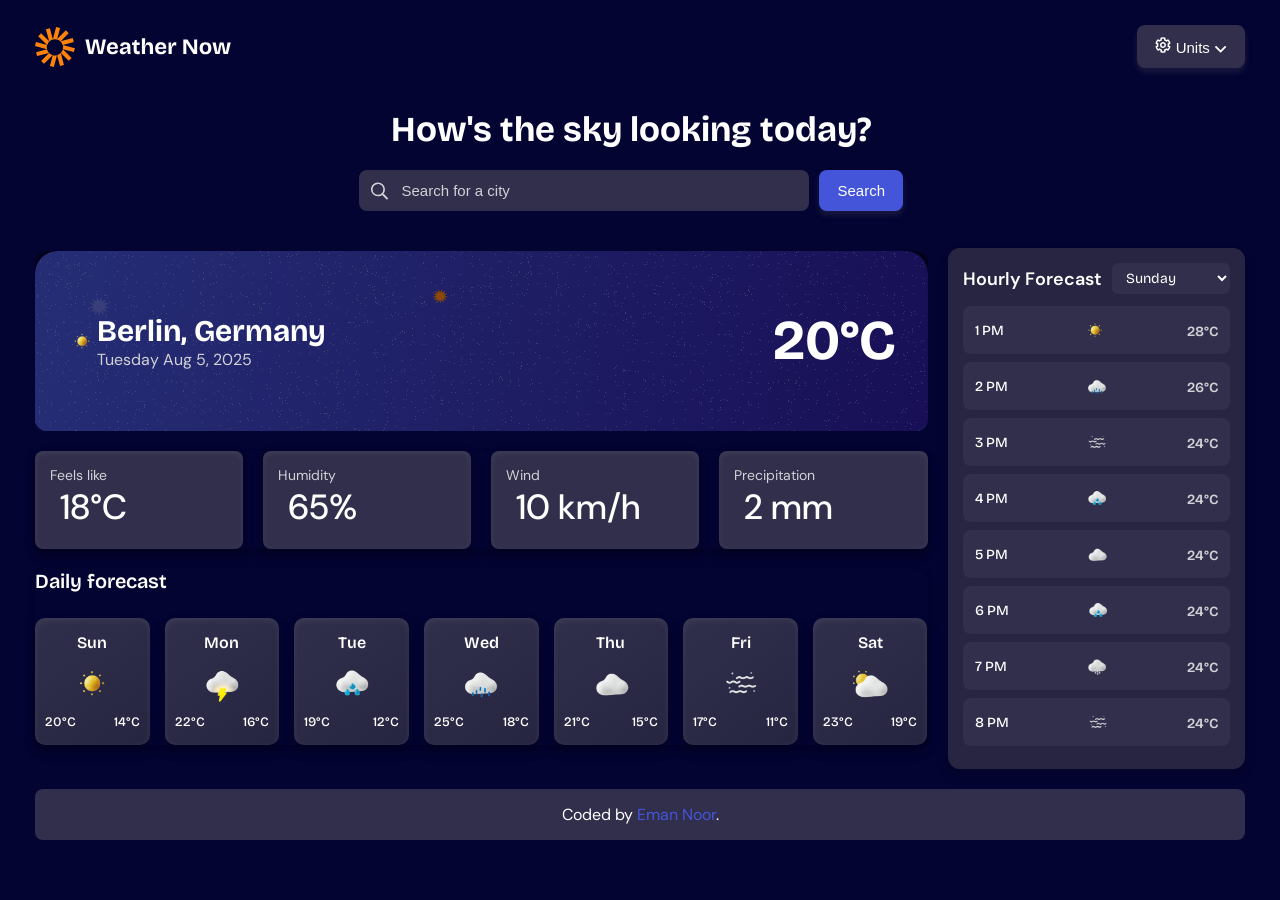
<file: index.html>
<!DOCTYPE html>
<html lang="en">
<head>
  <meta charset="UTF-8">
  <meta name="viewport" content="width=device-width, initial-scale=1.0">

  <link rel="icon" type="image/png" sizes="32x32" href="./assets/images/favicon-32x32.png">
  <link rel="stylesheet" href="https://cdnjs.cloudflare.com/ajax/libs/font-awesome/6.5.0/css/all.min.css">
  <link rel="stylesheet" href="style.css">
  <title>Frontend Mentor | Weather app</title>

  <style>
    .attribution { font-size: 11px; text-align: center; }
    .attribution a { color: hsl(228, 45%, 44%); }
  </style>
</head>
<body>

  <!-- HEADER -->
  <header>
    <img src="assets/images/logo.svg" alt="Logo">
    <div class="dropdown">
      <button class="dropbtn">
        <img src="assets/images/icon-units.svg" alt="setting Icon" class="icon">
        Units <img src="assets/images/icon-dropdown.svg" alt="dropdown arrow" class="icon">
      </button>
      <div class="dropdown-content">
        <p class="info">Switch to Imperial/Metric</p>

        <h4 class="info">Temperature</h4>
        <a href="#" class="options unit-option" data-unit="metric" data-type="temp">Celsius (°C)</a>
        <a href="#" class="options unit-option" data-unit="imperial" data-type="temp">Fahrenheit (°F)</a>

        <h4 class="info">Wind Speed</h4>
        <a href="#" class="options unit-option" data-unit="metric" data-type="wind">km/h</a>
        <a href="#" class="options unit-option" data-unit="imperial" data-type="wind">mph</a>

        <h4 class="info">Precipitation</h4>
        <a href="#" class="options unit-option" data-unit="metric" data-type="precip">Millimeters (mm)</a>
        <a href="#" class="options unit-option" data-unit="imperial" data-type="precip">Inches (in)</a>
      </div>
    </div>
  </header>

  <!-- MAIN CONTENT -->
  <div class="main-content">
    <!-- LEFT COLUMN -->
    <div class="left-column">

      <!-- Search -->
      <div class="search-container">
        <h3 class="heading">How's the sky looking today?</h3>
        <div class="search-content">
          <div class="input-wrapper">
            <img src="assets/images/icon-search.svg" class="input-icon" alt="">
            <input
              type="text"
              placeholder="Search for a city"
              class="search-bar"
              id="searchInput"
              autocomplete="off"
            >
          </div>
          <button type="button" class="searchbtn" id="searchBtn">Search</button>
        </div>

        <div id="errorMsg" class="error-msg" style="display:none;"></div>
      </div>

      <div id="loadingSpinner" class="spinner-overlay" style="display:none;">
        <div class="spinner"></div>
        <p class="spinner-text">Fetching weather data…</p>
      </div>

      <!-- Temperature -->
      <div class="temp-container">
        <img id="mainWeatherIcon" src="assets/images/icon-sunny.webp" alt="Weather Icon" class="temp-icon">
        <div class="weather-info">
          <div class="weather-left">
            <h2 class="city" id="cityName">Berlin, Germany</h2>
            <p class="date" id="currentDate">Tuesday Aug 5, 2025</p>
          </div>
          <div class="weather-right">
        
            <h1 class="temperature" id="currentTemp">20°C</h1>
          </div>
        </div>
      </div>

      <!-- Weather Details -->
      <div class="flex-box">
        <div class="box">Feels like <span class="value" id="feelsLike">18°C</span></div>
        <div class="box">Humidity <span class="value" id="humidity">65%</span></div>

        <div class="box" id="windBox">
          Wind <span class="value" id="windSpeed">10 km/h</span>
          <small id="windDir" style="display:block;color:var(--neutral-300);font-size:13px;margin-top:4px;"></small>
          <small id="windGust" style="display:block;color:var(--neutral-300);font-size:13px;"></small>
        </div>
        <div class="box">Precipitation <span class="value" id="precipitation">2 mm</span></div>
      </div>

      <!-- Daily Forecast -->
      <div class="daily-forecast">
        <p>Daily forecast</p>
        <div id="dailyForecastContainer" style="display:contents;">
          <!-- Static placeholders (replaced on first search) -->
          <div class="forecast-box"><p class="day">Sun</p><img src="assets/images/icon-sunny.webp" alt="Sunny" class="weather-icon"><p class="temp"><span class="max">20°C</span><span class="min">14°C</span></p></div>
          <div class="forecast-box"><p class="day">Mon</p><img src="assets/images/icon-storm.webp" alt="Storm" class="weather-icon"><p class="temp"><span class="max">22°C</span><span class="min">16°C</span></p></div>
          <div class="forecast-box"><p class="day">Tue</p><img src="assets/images/icon-rain.webp" alt="Rainy" class="weather-icon"><p class="temp"><span class="max">19°C</span><span class="min">12°C</span></p></div>
          <div class="forecast-box"><p class="day">Wed</p><img src="assets/images/icon-drizzle.webp" alt="Drizzle" class="weather-icon"><p class="temp"><span class="max">25°C</span><span class="min">18°C</span></p></div>
          <div class="forecast-box"><p class="day">Thu</p><img src="assets/images/icon-overcast.webp" alt="Overcast" class="weather-icon"><p class="temp"><span class="max">21°C</span><span class="min">15°C</span></p></div>
          <div class="forecast-box"><p class="day">Fri</p><img src="assets/images/icon-fog.webp" alt="Fog" class="weather-icon"><p class="temp"><span class="max">17°C</span><span class="min">11°C</span></p></div>
          <div class="forecast-box"><p class="day">Sat</p><img src="assets/images/icon-partly-cloudy.webp" alt="Partly Cloudy" class="weather-icon"><p class="temp"><span class="max">23°C</span><span class="min">19°C</span></p></div>
        </div>
      </div>
    </div>

    <!-- RIGHT COLUMN -->
    <div class="right-column">
      <!-- Hourly Forecast -->
      <div class="hourly-forecast">
        <div class="hourly-header">
          <p>Hourly Forecast</p>
          <select id="daySelector">
            <option>Sunday</option>
            <option>Monday</option>
            <option>Tuesday</option>
            <option>Wednesday</option>
            <option>Thursday</option>
            <option>Friday</option>
            <option>Saturday</option>
          </select>
        </div>

        <div id="hourlyContainer">
          <div class="hour-box"><span class="time">1 PM</span><img src="assets/images/icon-sunny.webp" alt="Sunny" class="hour-icon"><span class="temp">28°C</span></div>
          <div class="hour-box"><span class="time">2 PM</span><img src="assets/images/icon-drizzle.webp" alt="Drizzle" class="hour-icon"><span class="temp">26°C</span></div>
          <div class="hour-box"><span class="time">3 PM</span><img src="assets/images/icon-fog.webp" alt="Fog" class="hour-icon"><span class="temp">24°C</span></div>
          <div class="hour-box"><span class="time">4 PM</span><img src="assets/images/icon-rain.webp" alt="Rainy" class="hour-icon"><span class="temp">24°C</span></div>
          <div class="hour-box"><span class="time">5 PM</span><img src="assets/images/icon-overcast.webp" alt="Overcast" class="hour-icon"><span class="temp">24°C</span></div>
          <div class="hour-box"><span class="time">6 PM</span><img src="assets/images/icon-rain.webp" alt="Rainy" class="hour-icon"><span class="temp">24°C</span></div>
          <div class="hour-box"><span class="time">7 PM</span><img src="assets/images/icon-snow.webp" alt="Snow" class="hour-icon"><span class="temp">24°C</span></div>
          <div class="hour-box"><span class="time">8 PM</span><img src="assets/images/icon-fog.webp" alt="Fog" class="hour-icon"><span class="temp">24°C</span></div>
        </div>
      </div>
    </div>
  </div>

  <!-- FOOTER -->
  <footer class="footer">
    <p>
      Coded by <a href="#">Eman Noor</a>.
    </p>
  </footer>

  <script src="weather.js"></script>
</body>
</html>
</file>
<file: style.css>
:root {
  --neutral-900: hsl(243, 96%, 9%);
  --neutral-800: hsl(243, 27%, 20%);
  --neutral-700: hsl(243, 23%, 24%);
  --neutral-600: hsl(243, 23%, 30%);
  --neutral-300: hsl(240, 6%, 83%);
  --blue-500: hsl(233, 67%, 56%);
  --orange-400: hsl(15, 100%, 61%);
}

@font-face {
  font-family: "DM Sans";
  src: url("./assets/fonts/DM_Sans/DMSans-VariableFont_opsz,wght.ttf") format("truetype");
}

@font-face {
  font-family: "Bricolage Grotesque";
  src: url("./assets/fonts/Bricolage_Grotesque/BricolageGrotesque-VariableFont_opsz,wdth,wght.ttf") format("truetype");
}

* {
  margin: 0;
  padding: 0;
  box-sizing: border-box;
}

body {
  background-color: rgb(4, 4, 50);
  font-family: "DM Sans", sans-serif;
  margin: 15px;
  padding: 10px 20px;
}

h1, h2, h3, h4 {
  font-family: "Bricolage Grotesque", sans-serif;
}

/* ---------------- HEADER ---------------- */
header {
  display: flex;
  justify-content: space-between;
  align-items: center;
  flex-wrap: wrap;
  gap: 12px;
}

/* ---------------- MAIN LAYOUT ---------------- */
.main-content {
  display: flex;
  justify-content: space-between;
  align-items: flex-start;
  gap: 20px;
}

.left-column {
  flex: 3;
  display: flex;
  flex-direction: column;
  gap: 20px;
}

.right-column {
  flex: 1;
  max-width: 320px;
}

/* ---------------- DROPDOWN ---------------- */
.dropdown {
  position: relative;
  display: inline-block;
}

.dropbtn {
  padding: 12px 18px;
  background-color: var(--neutral-700);
  color: white;
  border: none;
  border-radius: 8px;
  cursor: pointer;
  box-shadow: 0 4px 6px rgba(117, 114, 114, 0.2);
  transition: background-color 0.3s ease;
  font-size: 15px;
}

.dropbtn:hover {
  background-color: #3a3d85;
}

.dropdown-content {
  font-size: 14px;
  display: none;
  position: absolute;
  background-color: #2d2f66;
  min-width: 200px;
  border-radius: 8px;
  box-shadow: 0 4px 8px rgba(0, 0, 0, 0.2);
  z-index: 1000;
}

.dropdown-content h4,
.dropdown-content p {
  color: var(--neutral-300);
  margin: 10px;
  font-size: 14px;
  font-family: "Bricolage Grotesque", sans-serif;
}

.dropdown-content a {
  color: white;
  padding: 12px 16px;
  display: block;
  text-decoration: none;
  border-bottom: 1px solid rgba(255, 255, 255, 0.1);
}

.dropdown-content a:hover {
  background-color: #3a3d85;
}

.dropdown:hover .dropdown-content {
  display: block;
}

/* ---------------- SEARCH ---------------- */
.search-container {
  display: flex;
  flex-direction: column;
  align-items: center;
  width: 100%;
  margin: 40px 150px 20px 150px;
}

.search-content {
  display: flex;
  gap: 10px;
  margin-top: 20px;
  justify-content: center;
  width: 100%;
}

.input-wrapper {
  position: relative;
  display: inline-block;
  width: 100%;
  max-width: 450px;
}

.input-icon {
  position: absolute;
  top: 50%;
  left: 12px;
  transform: translateY(-50%);
  width: 18px;
  height: 18px;
  pointer-events: none; /* icon won't block input clicks */
}

.search-bar {
  width: 100%;
  padding: 12px 12px 12px 42px; /* left padding for icon */
  font-size: 15px;
  background-color: var(--neutral-700);
  border-radius: 8px;
  border: none;
  color: white;
}
.search-bar::placeholder {
  color: var(--neutral-300);
}

.searchbtn {
  background-color: var(--blue-500);
  border-radius: 8px;
  cursor: pointer;
  font-size: 15px;
  padding: 12px 18px;
  border: none;
  box-shadow: 0 4px 6px rgba(117, 114, 114, 0.2);
  transition: background-color 0.3s ease;
  color: white;
}

.searchbtn:hover {
  background: #2980b9;
}

.heading {
  color: white;
  text-align: center;
  font-size: clamp(24px, 4vw, 35px);
}

/* ---------------- TEMP CARD ---------------- */
.temp-container {
  width: 100%;
  max-width: 900px;
  min-height: 180px;
  color: #fff;
  padding: 20px 32px;
  border-radius: 12px;
  background-image: url("assets/images/bg-today-large.svg");
  background-size: cover;
  /* background-position: center; */
  display: flex;
  align-items: center;
  justify-content: center;
  position: relative;
  overflow: hidden;
}
.temp-icon {
  width: 30px;
  height: 30px;
}

.temp-container::before {
  content: "";
  position: absolute;
  inset: 0;
  background: rgba(0,0,0,0.45);
}

.temp-container > * {
  position: relative;
  z-index: 1;
}

.weather-info {
  display: flex;
  justify-content: space-between;
  align-items: center;
  width: 100%;
  flex-wrap: wrap;
  gap: 8px;
}

.weather-left {
  text-align: left;
}

.city {
  font-size: clamp(20px, 2.6vw, 30px);
  font-weight: 700;
}

.date {
  font-size: clamp(12px, 1.6vw, 16px);
  color: var(--neutral-300);
}

.weather-right {
  text-align: right;
}

.temperature {
  font-size: clamp(32px, 6.2vw, 56px);
  font-weight: 700;
  line-height: 1;
}

/* ---------------- FLEX BOX (STATS) ---------------- */
.flex-box {
  display: flex;
  justify-content: space-between;
  gap: 20px;
  background-color: var(--neutral-100);
  border-radius: 12px;
  box-shadow: 0 6px 12px rgba(0, 0, 0, 0.12),
              0 2px 4px rgba(0, 0, 0, 0.08);
}

.box {
  flex: 1;
  border-radius: 8px;
  background-color: var(--neutral-700);
  padding: 15px;
  font-size: 14px;
  color: var(--neutral-300);
  box-shadow: 0 6px 12px rgba(0, 0, 0, 0.25),
              inset 0 2px 6px rgba(255, 255, 255, 0.08);
  transition: transform 0.2s ease, box-shadow 0.2s ease;
}

.box:hover {
  transform: translateY(-6px);
  box-shadow: 0 12px 20px rgba(0, 0, 0, 0.3),
              inset 0 2px 8px rgba(255, 255, 255, 0.12);
}

.box span {
  display: block;
  font-weight: 500;
  padding-left: 10px;
  font-size: 35px;
  color: white;
}

/* ---------------- DAILY FORECAST ---------------- */
.daily-forecast {
  display: flex;
  flex-wrap: wrap;
  gap: 15px;
  background-color: var(--neutral-100);
  border-radius: 12px;
  box-shadow: 0 6px 12px rgba(0, 0, 0, 0.12),
              0 2px 4px rgba(0, 0, 0, 0.08);
  font-family: "Bricolage Grotesque", sans-serif;
}

.daily-forecast > p:first-child {
  width: 100%;
  font-size: 20px;
  font-weight: 600;
  color: white;
  margin-bottom: 10px;
}

.forecast-box {
  flex: 1;
  border-radius: 10px;
  background: linear-gradient(145deg, var(--neutral-700), var(--neutral-800));
  color: var(--neutral-300);
  padding: 15px 10px;
  font-size: 14px;
  text-align: center;
  box-shadow: 0 6px 12px rgba(0, 0, 0, 0.25),
              inset 0 2px 6px rgba(255, 255, 255, 0.08);
  transition: box-shadow 0.2s ease, background 0.3s ease;
}

.forecast-box:hover {
  box-shadow: inset 0 2px 6px rgba(255,255,255,0.15),
              0 6px 12px rgba(0,0,0,0.3),
              0 0 10px rgba(0,180,255,0.4);
  background: linear-gradient(145deg, var(--neutral-600), var(--neutral-700));
}

.weather-icon {
  width: 50px;
  height: 50px;
  margin: 6px auto;
  display: block;
}

.day {
  font-weight: 600;
  font-size: 16px;
  margin-bottom: 6px;
  color: white;
}

.temp {
  font-size: 14px;
  display: flex;
  justify-content: space-between;
  margin-top: 2px;
}

.temp span {
  font-size: 13px;
  font-weight: 500;
  color: white;
}

/* ---------------- HOURLY FORECAST ---------------- */
.hourly-forecast {
  font-family: "DM Sans", sans-serif;
  margin-top: 180px;
  width: 100%;
  background: var(--neutral-800); 
  border-radius: 12px;
  padding: 15px;
  box-shadow: 0 6px 12px rgba(0,0,0,0.15);
}

.hourly-header {
  display: flex;
  justify-content: space-between;
  align-items: center;
  margin-bottom: 12px;
}

.hourly-header p {
  font-size: 18px;
  font-weight: 600;
  color: white;
}

.hourly-header select {
  background: var(--neutral-700);
  color: white;
  padding: 6px 10px;
  border: none;
  border-radius: 6px;
  font-size: 14px;
  cursor: pointer;
  font-family: "Bricolage Grotesque", sans-serif;
}

.hour-box {
  display: flex;
  justify-content: space-between;
  align-items: center;
  background: var(--neutral-700);
  color: white;
  padding: 10px 12px;
  margin-bottom: 8px;
  border-radius: 8px;
  font-family: "Bricolage Grotesque", sans-serif;
}

.hour-box img.hour-icon {
  width: 28px;
  height: 28px;
}

.hour-box:hover {
  box-shadow: 0 6px 12px rgba(0,0,0,0.35),
              0 0 10px rgba(0,180,255,0.4);
}

.hour-box .time {
  font-size: 14px;
  font-weight: 500;
  color: white;
  font-family: "Bricolage Grotesque", sans-serif;
}

.hour-box .temp {
  font-size: 14px;
  font-weight: 600;
  color: var(--neutral-300);
  font-family: "Bricolage Grotesque", sans-serif;
}

/* ---------------- FOOTER ---------------- */
.footer {
  width: 100%;  
  text-align: center;
  padding: 15px 0;
  background-color: var(--neutral-700);
  color: white;
  border-radius: 8px;
  margin-top: 20px;
}

.footer a {
  color: var(--blue-500);
  text-decoration: none;
}

.footer a:hover {
  text-decoration: underline;
}
/* ---------------- MEDIA QUERIES ---------------- */
@media (max-width: 1200px) {
  .main-content {
    flex-direction: column;
    align-items: center;
  }

  .left-column, .right-column {
    max-width: 100%;
  }

  .right-column {
    max-width: 400px;
    width: 100%;
  }

  .temp-container {
    max-width: 100%;
    padding: 20px;
    margin-top: 20px;
  }

  .search-container {
    margin: 20px;
  }
  .search-content {
    flex-direction: column;
    align-items: center;
  }
  .searchbtn {
    width: 100%;
    max-width: 200px;
  }
  .dropdown {
    margin-top: 10px;
  }
  header {
    justify-content: center;
    gap: 20px;
  }

  .temp-container {
    margin-top: 0;
  }

  .hourly-forecast {
    margin-top: 40px;
  }

  .flex-box {
    flex-direction: column;
  }
  .box {
    width: 100%;
  }

  .search-container {
    margin: 20px 40px;
    display: flex;
    flex-direction: column;
    align-items: center;
    width: auto;
    gap: 12px;

    text-align: center;
  }
  .search-content {
    flex-direction: column;
    align-items: center;
    width: 100%;
  }

  .searchbtn {
    width: 100%;
    max-width: 200px;
  }

  .dropbtn {
    width: 100%;
    max-width: 200px;
  }

  .dropdown {
    margin-top: 10px;
  }

  .dropdown-content {
    right: 0;
    left: auto;
    min-width: 150px;
    font-size: 13px;
    text-align: center;
    padding: 8px 0;
    box-shadow: 0 4px 8px rgba(0,0,0,0.2);
    border-radius: 8px;
    background-color: var(--neutral-700);
    z-index: 1000;
    font-family: "Bricolage Grotesque", sans-serif;
    top: 45px;

  }

  .dropdown-content h4,
  .dropdown-content p {
    margin: 8px 12px;
    font-size: 13px;
    font-family: "Bricolage Grotesque", sans-serif;
  }
  .dropdown-content a {
    padding: 10px 12px;
    font-size: 13px;
    font-family: "Bricolage Grotesque", sans-serif;
  }

  .dropdown-content a {
    border-bottom: 1px solid rgba(255,255,255,0.1);
  }

  .dropdown-content a:last-child {
    border-bottom: none;
  }

  .dropdown-content p {
    margin-bottom: 10px;
  }

  

}

/* ============================================================
   ADDITIONS TO style.css  — paste at the very bottom
   Do NOT modify any existing rules above.
   ============================================================ */

/* ---------------- ACTIVE UNIT OPTION ---------------- */
.unit-option.active {
  background-color: var(--blue-500);
  color: #fff;
  font-weight: 600;
}

/* ---------------- ERROR MESSAGE ---------------- */
.error-msg {
  margin-top: 10px;
  padding: 10px 16px;
  background-color: rgba(255, 80, 80, 0.15);
  border: 1px solid rgba(255, 80, 80, 0.5);
  border-radius: 8px;
  color: #ff6b6b;
  font-size: 14px;
  text-align: center;
  width: 100%;
  max-width: 500px;
  animation: fadeIn 0.3s ease;
}

/* ---------------- LOADING SPINNER ---------------- */
.spinner-overlay {
  display: flex;
  flex-direction: column;
  align-items: center;
  justify-content: center;
  gap: 12px;
  padding: 20px;
}

.spinner {
  width: 44px;
  height: 44px;
  border: 4px solid rgba(255, 255, 255, 0.15);
  border-top-color: var(--blue-500);
  border-radius: 50%;
  animation: spin 0.8s linear infinite;
}

.spinner-text {
  color: var(--neutral-300);
  font-size: 14px;
  font-family: "DM Sans", sans-serif;
}

@keyframes spin {
  to { transform: rotate(360deg); }
}

@keyframes fadeIn {
  from { opacity: 0; transform: translateY(-4px); }
  to   { opacity: 1; transform: translateY(0); }
}

/* ---------------- ANIMATED DATA REFRESH ---------------- */
.temp-container,
.flex-box,
.daily-forecast,
.hourly-forecast {
  transition: opacity 0.3s ease;
}

.data-loading {
  opacity: 0.4;
  pointer-events: none;
}
</file>
